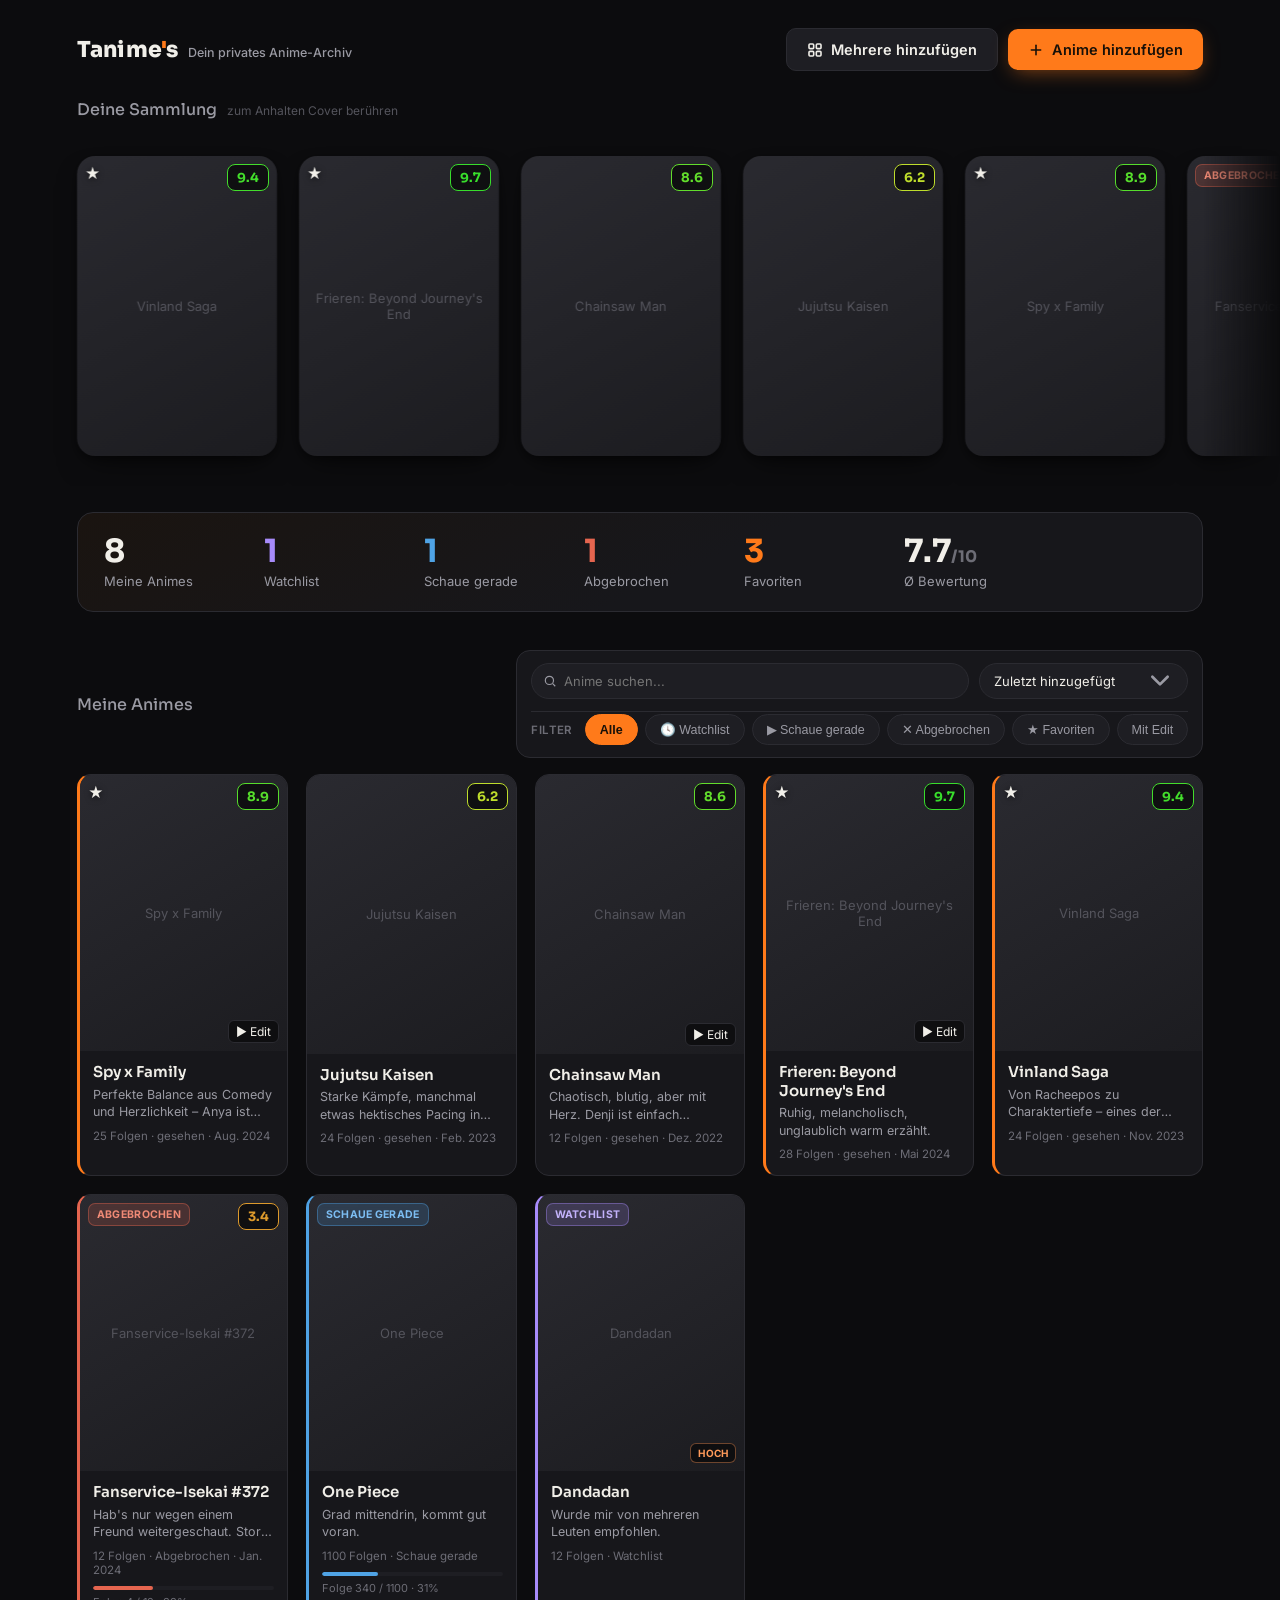
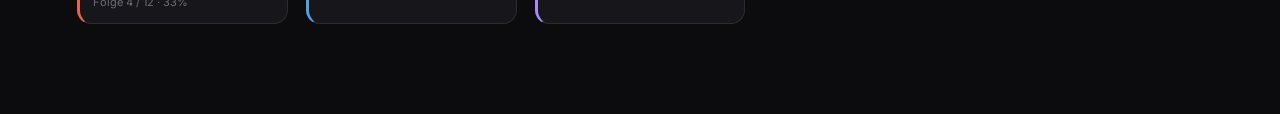
<file: index.html>
<!DOCTYPE html>
<html lang="de">
<head>
<meta charset="UTF-8">
<meta name="viewport" content="width=device-width, initial-scale=1, viewport-fit=cover">
<title>Tanime's</title>
<link rel="preconnect" href="https://fonts.googleapis.com">
<link rel="preconnect" href="https://fonts.gstatic.com" crossorigin>
<link href="https://fonts.googleapis.com/css2?family=Sora:wght@500;600;700;800&family=Inter:wght@400;500;600&display=swap" rel="stylesheet">
<link rel="stylesheet" href="style.css">
</head>
<body>

<header>
  <div class="brand"><h1>Tanime<span>'</span>s</h1><small>Dein privates Anime-Archiv</small></div>
  <div class="header-actions">
    <button class="addbtn ghostbtn" id="openMassAdd">
      <svg viewBox="0 0 24 24" fill="none" stroke="currentColor" stroke-width="2.4" stroke-linecap="round"><rect x="3" y="3" width="7" height="7" rx="1.5"/><rect x="14" y="3" width="7" height="7" rx="1.5"/><rect x="3" y="14" width="7" height="7" rx="1.5"/><rect x="14" y="14" width="7" height="7" rx="1.5"/></svg>
      Mehrere hinzufügen
    </button>
    <input type="file" id="massAddInput" accept="image/*" multiple style="display:none;">
    <button class="addbtn" id="openAdd">
      <svg viewBox="0 0 24 24" fill="none" stroke="currentColor" stroke-width="2.4" stroke-linecap="round"><line x1="12" y1="5" x2="12" y2="19"/><line x1="5" y1="12" x2="19" y2="12"/></svg>
      Anime hinzufügen
    </button>
  </div>
</header>

<div class="carousel-section" id="carouselSection">
  <div class="carousel-head"><h2>Deine Sammlung</h2><small>zum Anhalten Cover berühren</small></div>
  <div class="carousel-viewport">
    <div class="carousel-track" id="carouselTrack"></div>
  </div>
</div>

<div class="dash" id="dash"></div>

<main>
  <div class="sectionhead">
    <h2 id="countLabel">Meine Animes</h2>
    <div class="toolsrow">
      <div class="toolsrow-top">
        <div class="search-wrap">
          <svg viewBox="0 0 24 24" fill="none" stroke="currentColor" stroke-width="2"><circle cx="11" cy="11" r="7"/><line x1="21" y1="21" x2="16.65" y2="16.65"/></svg>
          <input type="text" class="search" id="searchInput" placeholder="Anime suchen...">
        </div>
        <select class="sortsel" id="sortSelect">
          <option value="added_desc">Zuletzt hinzugefügt</option>
          <option value="watched_desc">Zuletzt gesehen</option>
          <option value="rating_desc">Beste Bewertung</option>
          <option value="rating_asc">Schlechteste Bewertung</option>
          <option value="progress_desc">Fortschritt (meiste Folgen)</option>
          <option value="priority_desc">Priorität (Watchlist)</option>
          <option value="name_asc">Alphabetisch (A–Z)</option>
        </select>
      </div>
      <div class="filters-row">
        <span class="flbl">Filter</span>
        <div class="filters">
          <button class="chip active" data-filter="all">Alle</button>
          <button class="chip" data-filter="watchlist">🕓 Watchlist</button>
          <button class="chip" data-filter="watching">▶ Schaue gerade</button>
          <button class="chip" data-filter="dropped">✕ Abgebrochen</button>
          <button class="chip" data-filter="fav">★ Favoriten</button>
          <button class="chip" data-filter="video">Mit Edit</button>
        </div>
      </div>
    </div>
  </div>
  <div class="grid" id="grid"></div>
</main>

<!-- Add/Edit Modal -->
<div class="overlay" id="addOverlay">
  <div class="modal">
    <button class="closex" id="closeAdd">✕</button>
    <h2 id="formTitle">Anime hinzufügen</h2>
    <form id="animeForm">
      <div class="field">
        <label>Anime-Name</label>
        <input type="text" id="f_name" required placeholder="z. B. Vinland Saga">
      </div>
      <div class="field">
        <label>Cover</label>
        <div class="upload" id="coverUpload">
          <span id="coverUploadText">Bild hochladen oder hierher ziehen</span>
          <input type="file" id="f_cover" accept="image/*">
        </div>
      </div>
      <div class="field">
        <label>Status</label>
        <select id="f_status">
          <option value="watchlist">🕓 Watchlist (später schauen)</option>
          <option value="watching">▶ Schaue gerade</option>
          <option value="done">✓ Fertig geschaut</option>
          <option value="dropped">✕ Abgebrochen</option>
        </select>
      </div>
      <div class="field" id="priorityField" style="display:none;">
        <label>Priorität <span style="color:#6d6d76;">(wie sehr willst du das schauen?)</span></label>
        <select id="f_priority">
          <option value="high">🔥 Hoch – unbedingt bald</option>
          <option value="normal">Normal</option>
          <option value="low">Irgendwann mal</option>
        </select>
      </div>
      <div class="row2">
        <div class="field" id="ratingField">
          <label>Bewertung (0–10)</label>
          <input type="number" id="f_rating" min="0" max="10" step="0.1" placeholder="8.5">
        </div>
        <div class="field">
          <label>Anzahl Folgen (gesamt)</label>
          <input type="number" id="f_episodes" min="0" placeholder="24">
        </div>
      </div>
      <div class="field" id="progressField" style="display:none;">
        <label>Aktuelle Folge <span style="color:#6d6d76;">(bei welcher Folge bist du?)</span></label>
        <input type="number" id="f_currentEpisode" min="0" placeholder="z. B. 7">
      </div>
      <div class="field">
        <label>Kommentar</label>
        <textarea id="f_comment" rows="3" placeholder="Deine persönliche Meinung..."></textarea>
      </div>
      <div class="field" id="watchedField">
        <label>Gesehen am <span style="color:#6d6d76;">(Monat/Jahr reicht auch)</span></label>
        <input type="month" id="f_watched">
      </div>
      <div class="field">
        <label>Video-Link (TikTok, YouTube, Edit ...)</label>
        <input type="url" id="f_videolink" placeholder="https://...">
      </div>
      <div class="field">
        <label>Weitere Notizen</label>
        <textarea id="f_notes" rows="2" placeholder="Optional..."></textarea>
      </div>
      <div class="field">
        <div class="favtoggle" id="favToggle"><span class="dot">★</span> Als Favorit markieren</div>
      </div>
      <div class="formactions">
        <button type="button" class="btn danger" id="deleteBtn" style="display:none;">Löschen</button>
        <button type="button" class="btn ghost" id="cancelAdd">Abbrechen</button>
        <button type="submit" class="btn primary">Speichern</button>
      </div>
    </form>
  </div>
</div>

<!-- Detail Modal -->
<div class="overlay" id="detailOverlay">
  <div class="modal" id="detailModal"></div>
</div>

<!-- Undo-Toasts (z.B. nach dem Löschen) -->
<div id="toastContainer"></div>

<script src="script.js"></script>
</body>
</html>
</file>
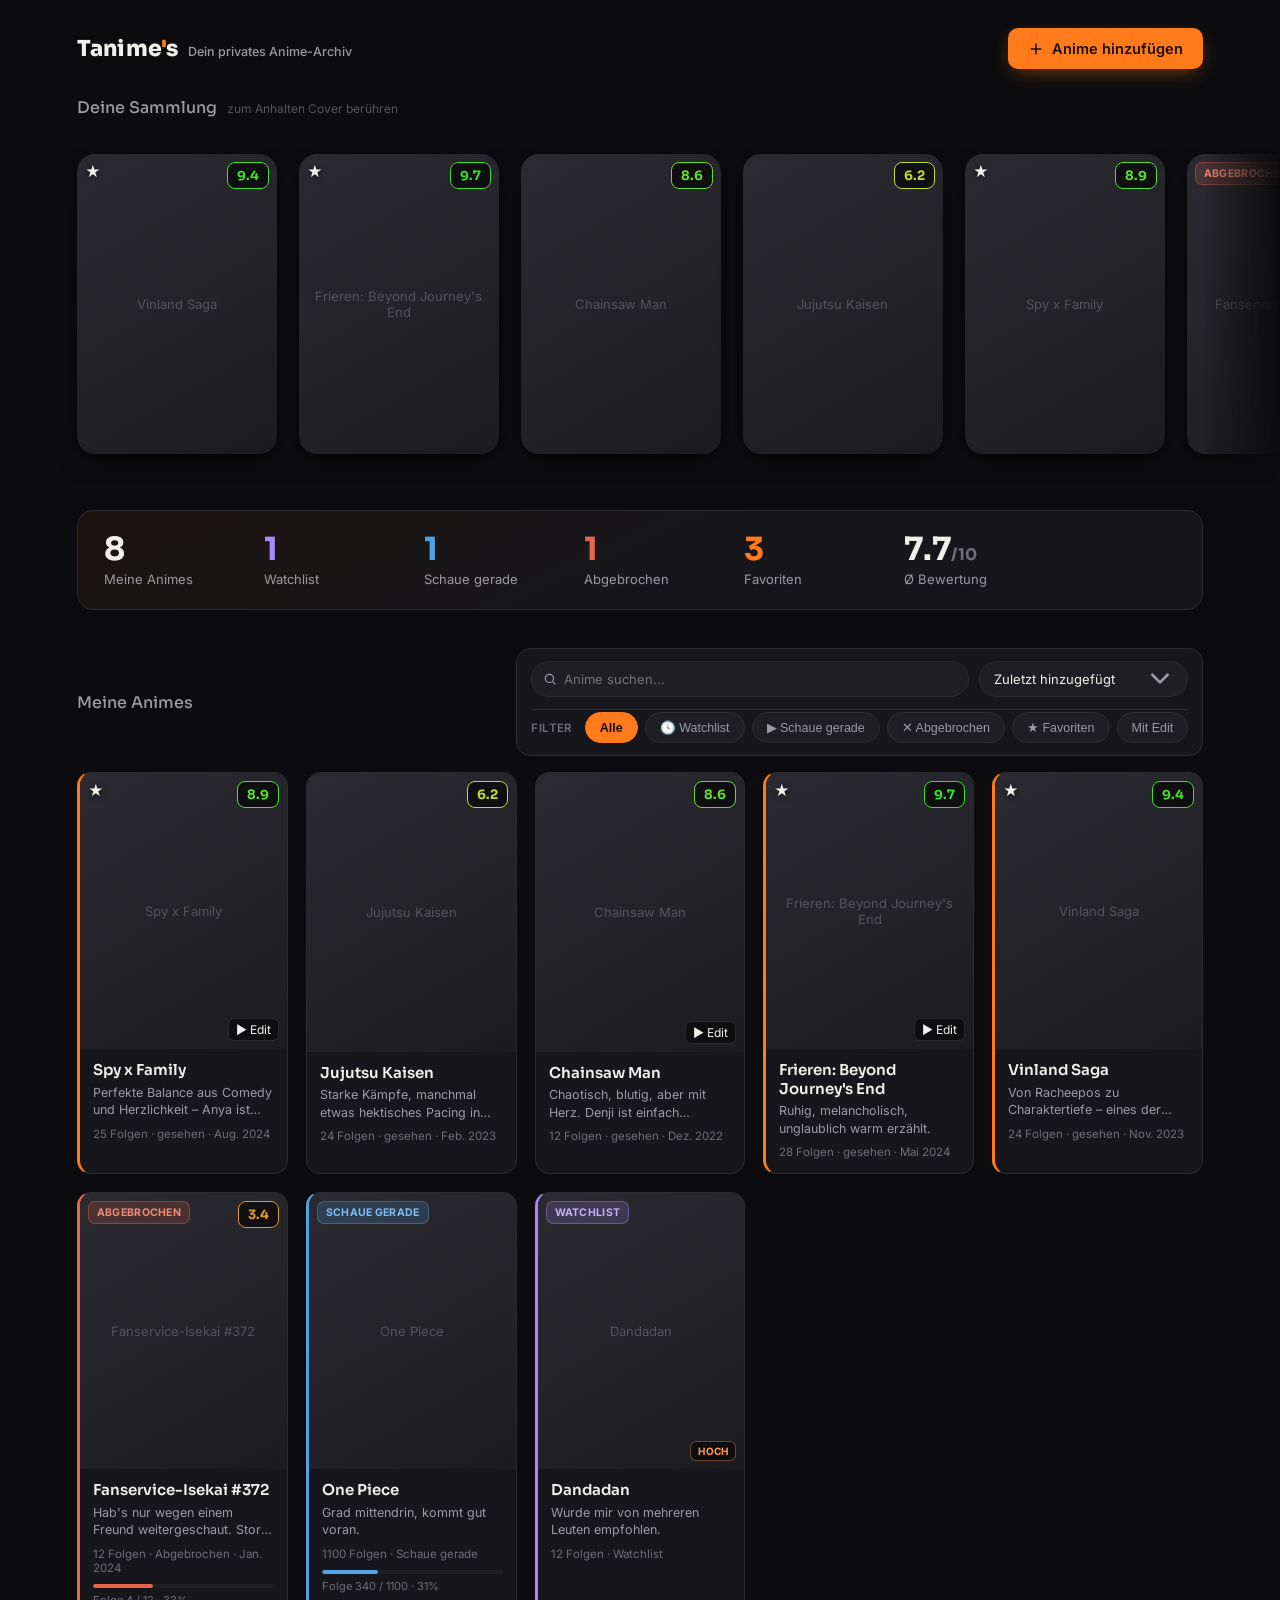
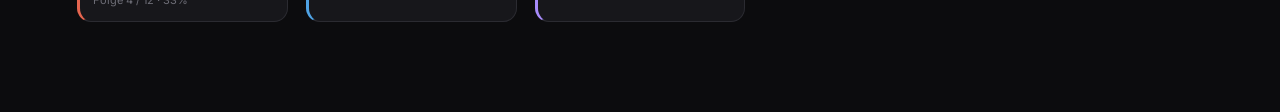
<file: Tanimessssss.html>
<!DOCTYPE html>
<html lang="de">
<head>
<meta charset="UTF-8">
<meta name="viewport" content="width=device-width, initial-scale=1, viewport-fit=cover">
<title>Tanime's</title>
<link rel="preconnect" href="https://fonts.googleapis.com">
<link rel="preconnect" href="https://fonts.gstatic.com" crossorigin>
<link href="https://fonts.googleapis.com/css2?family=Sora:wght@500;600;700;800&family=Inter:wght@400;500;600&display=swap" rel="stylesheet">
<style>
:root{
  --bg:#0c0c0e; --surface:#17171b; --surface-2:#1e1e23; --border:#2b2b31;
  --text:#f1efe9; --muted:#9a9aa3; --orange:#ff7a1a; --orange-dim:#c95f10;
  --violet:#a78bfa; --violet-dim:#7c5fd6;
  box-sizing:border-box; padding-top:env(safe-area-inset-top,0px); padding-bottom:env(safe-area-inset-bottom,0px);
}
*{box-sizing:border-box;}
html{scroll-padding-top:env(safe-area-inset-top,0px);}
body{margin:0;background:var(--bg);color:var(--text);font-family:Inter,system-ui,sans-serif;-webkit-font-smoothing:antialiased;}
h1,h2,h3,.num{font-family:Sora,system-ui,sans-serif;}
::selection{background:var(--orange);color:#161616;}

header{padding:28px 6vw 0;display:flex;align-items:center;justify-content:space-between;gap:16px;flex-wrap:wrap;}
.brand{display:flex;align-items:baseline;gap:10px;}
.brand h1{font-size:22px;font-weight:800;margin:0;letter-spacing:.2px;}
.brand span{color:var(--orange);}
.brand small{color:var(--muted);font-size:12.5px;font-weight:500;}

.addbtn{background:var(--orange);color:#181008;border:none;padding:12px 20px;border-radius:10px;
  font-family:Inter;font-weight:600;font-size:14.5px;cursor:pointer;display:flex;align-items:center;gap:8px;
  box-shadow:0 6px 20px -6px rgba(255,122,26,.55); transition:transform .15s ease, box-shadow .15s ease, background .15s ease;}
.addbtn:hover{transform:translateY(-1px);box-shadow:0 10px 26px -6px rgba(255,122,26,.7);background:#ff8b38;}
.addbtn:active{transform:translateY(0);}
.addbtn svg{width:16px;height:16px;}

.dash{margin:26px 6vw 8px;padding:22px 26px;background:linear-gradient(155deg,#1a1410 0%, var(--surface) 55%);
  border:1px solid var(--border);border-radius:16px;display:flex;gap:40px;flex-wrap:wrap;}
.stat{min-width:120px;}
.stat .num{font-size:32px;font-weight:700;color:var(--text);line-height:1;}
.stat .num em{color:var(--orange);font-style:normal;}
.stat .label{color:var(--muted);font-size:13px;margin-top:6px;}

main{padding:30px 6vw 90px;}
.sectionhead{display:flex;align-items:center;justify-content:space-between;margin-bottom:16px;}
.sectionhead h2{font-size:16px;font-weight:600;color:var(--muted);margin:0;font-weight:500;}
.chip{background:var(--surface-2);border:1px solid var(--border);color:var(--muted);padding:7px 14px;border-radius:100px;
  font-size:12.5px;cursor:pointer;transition:.15s;white-space:nowrap;}
.chip.active{background:var(--orange);color:#181008;border-color:var(--orange);font-weight:600;}
.chip:hover{border-color:var(--orange-dim);color:var(--text);}
.toolsrow{display:flex;flex-direction:column;gap:12px;background:var(--surface);border:1px solid var(--border);
  border-radius:14px;padding:12px 14px;}
.toolsrow-top{display:flex;gap:10px;flex-wrap:wrap;align-items:center;}
.search-wrap{position:relative;flex:1;min-width:170px;}
.search-wrap svg{position:absolute;left:12px;top:50%;transform:translateY(-50%);width:14px;height:14px;color:var(--muted);pointer-events:none;}
.search{background:var(--surface-2);border:1px solid var(--border);border-radius:100px;padding:9px 14px 9px 32px;color:var(--text);
  font-size:13px;font-family:Inter;width:100%;transition:border-color .15s;}
.search:focus{outline:none;border-color:var(--orange-dim);}
.sortsel{background:var(--surface-2);border:1px solid var(--border);color:var(--text);padding:9px 30px 9px 14px;border-radius:100px;
  font-size:13px;font-family:Inter;cursor:pointer;appearance:none;-webkit-appearance:none;
  background-image:url("data:image/svg+xml,%3Csvg xmlns='http://www.w3.org/2000/svg' viewBox='0 0 20 20' fill='%239a9aa3'%3E%3Cpath d='M5.5 7.5l4.5 4.5 4.5-4.5' stroke='%239a9aa3' stroke-width='1.6' fill='none' stroke-linecap='round' stroke-linejoin='round'/%3E%3C/svg%3E");
  background-repeat:no-repeat;background-position:right 10px center;transition:border-color .15s;}
.sortsel:focus{outline:none;border-color:var(--orange-dim);}
.filters-row{display:flex;align-items:center;gap:10px;flex-wrap:wrap;padding-top:2px;border-top:1px solid var(--border);}
.filters-row .flbl{color:#6d6d76;font-size:11.5px;font-weight:600;text-transform:uppercase;letter-spacing:.4px;margin-right:2px;}
.filters{display:flex;gap:7px;flex-wrap:wrap;}

.grid{display:grid;grid-template-columns:repeat(auto-fill,minmax(210px,1fr));gap:18px;}
.card{background:var(--surface);border:1px solid var(--border);border-radius:14px;overflow:hidden;cursor:pointer;
  position:relative;transition:transform .18s ease, border-color .18s ease, box-shadow .18s ease;}
.card:hover{transform:translateY(-4px);border-color:#3a3a42;box-shadow:0 14px 30px -12px rgba(0,0,0,.6);}
.card.fav{border-left:3px solid var(--orange);}
.card.dropped{border-left:3px solid #e5654f;}
.card.watching{border-left:3px solid #4fa3e5;}
.card.watchlist{border-left:3px solid var(--violet);}
.status-badge{position:absolute;top:8px;left:8px;font-size:10.5px;font-weight:700;letter-spacing:.3px;text-transform:uppercase;
  padding:4px 8px;border-radius:7px;backdrop-filter:blur(2px);}
.status-badge.watching{background:rgba(79,163,229,.18);color:#7cbdf2;border:1px solid rgba(79,163,229,.4);}
.status-badge.dropped{background:rgba(229,101,79,.18);color:#f08a76;border:1px solid rgba(229,101,79,.4);}
.status-badge.watchlist{background:rgba(167,139,250,.18);color:#c3b2fb;border:1px solid rgba(167,139,250,.4);}
.fav-badge.with-status{left:auto;right:8px;top:8px;}
.progress-wrap{margin-top:9px;}
.progress-bar{width:100%;height:4px;border-radius:3px;background:var(--surface-2);overflow:hidden;}
.progress-bar .fill{height:100%;background:var(--orange);border-radius:3px;}
.card.dropped .progress-bar .fill{background:#e5654f;}
.card.watching .progress-bar .fill{background:#4fa3e5;}
.priority-badge{position:absolute;bottom:8px;right:8px;font-size:10px;font-weight:700;letter-spacing:.3px;text-transform:uppercase;
  padding:3px 7px;border-radius:6px;background:rgba(12,12,14,.85);border:1px solid var(--border);}
.priority-badge.high{color:#ff9a5a;border-color:rgba(255,154,90,.4);}
.priority-badge.low{color:#7d7d86;}
.progress-text{color:#6d6d76;font-size:11px;margin-top:5px;}
.cover{width:100%;aspect-ratio:3/4;background:linear-gradient(150deg,#2a2a30,#1c1c20);position:relative;overflow:hidden;}
.cover img{width:100%;height:100%;object-fit:cover;display:block;}
.cover .ph{position:absolute;inset:0;display:flex;align-items:center;justify-content:center;color:#54545c;font-size:13px;text-align:center;padding:10px;}
.rating-badge{position:absolute;top:8px;right:8px;background:rgba(12,12,14,.85);backdrop-filter:blur(2px);
  font-family:Sora;font-weight:700;font-size:13px;padding:4px 9px;border-radius:8px;border:1px solid currentColor;}
.fav-badge{position:absolute;top:8px;left:8px;font-size:15px;filter:drop-shadow(0 1px 3px rgba(0,0,0,.6));}
.vid-badge{position:absolute;bottom:8px;right:8px;background:rgba(12,12,14,.85);color:var(--text);font-size:12px;
  padding:3px 7px;border-radius:6px;display:flex;align-items:center;gap:4px;border:1px solid var(--border);}
.del-badge{position:absolute;bottom:8px;left:8px;width:27px;height:27px;border-radius:8px;background:rgba(12,12,14,.88);
  border:1px solid var(--border);color:#c7c7cf;display:flex;align-items:center;justify-content:center;
  opacity:0;transform:translateY(3px);transition:opacity .15s ease, transform .15s ease, background .15s ease, color .15s ease, border-color .15s ease;
  cursor:pointer;}
.del-badge svg{width:13px;height:13px;}
.card:hover .del-badge{opacity:1;transform:translateY(0);}
.del-badge:hover{background:#241512;color:#e5654f;border-color:#3a2521;}
@media(hover:none){.del-badge{opacity:1;transform:none;}}
.card-body{padding:12px 13px 14px;}
.card-body h3{margin:0 0 4px;font-size:15px;font-weight:600;line-height:1.25;}
.card-body .comment{color:var(--muted);font-size:12.5px;line-height:1.4;display:-webkit-box;-webkit-line-clamp:2;-webkit-box-orient:vertical;overflow:hidden;min-height:34px;}
.card-body .meta{color:#6d6d76;font-size:11.5px;margin-top:8px;}

.empty{text-align:center;padding:70px 20px;color:var(--muted);}
.empty .em{font-size:30px;margin-bottom:10px;}

/* Hero-Carousel */
.carousel-section{margin:28px 0 6px;}
.carousel-head{margin:0 6vw 14px;display:flex;align-items:baseline;gap:10px;}
.carousel-head h2{font-size:16px;font-weight:500;color:var(--muted);margin:0;}
.carousel-head small{color:#54545c;font-size:12px;}
.carousel-viewport{
  position:relative;overflow:hidden;padding:16px 0 30px;
  -webkit-mask-image:linear-gradient(to right, transparent 0, #000 6vw, #000 calc(100% - 6vw), transparent 100%);
  mask-image:linear-gradient(to right, transparent 0, #000 6vw, #000 calc(100% - 6vw), transparent 100%);
}
.carousel-track{
  display:flex;align-items:flex-start;gap:22px;width:max-content;padding:0 6vw;
  animation-name:carouselScroll;animation-timing-function:linear;animation-iteration-count:infinite;animation-duration:70s;
  will-change:transform;
}
.carousel-track:hover{animation-play-state:paused;}
@keyframes carouselScroll{from{transform:translateX(0);}to{transform:translateX(-50%);}}
.carousel-card{flex:0 0 auto;width:200px;position:relative;cursor:pointer;padding-top:6px;}
.cc-cover{
  position:relative;width:100%;aspect-ratio:2/3;border-radius:18px;overflow:hidden;
  background:linear-gradient(150deg,#2a2a30,#1c1c20);
  box-shadow:0 14px 30px -12px rgba(0,0,0,.65), 0 2px 10px rgba(0,0,0,.4);
  transform:scale(1) translateY(0);transform-origin:center bottom;
  transition:transform .5s cubic-bezier(.22,1,.36,1), box-shadow .5s cubic-bezier(.22,1,.36,1);
}
.cc-cover img{width:100%;height:100%;object-fit:cover;display:block;}
.cc-cover .ph{position:absolute;inset:0;display:flex;align-items:center;justify-content:center;color:#54545c;font-size:13px;text-align:center;padding:10px;}
.carousel-card:hover .cc-cover{
  transform:scale(1.16) translateY(-14px);
  box-shadow:0 34px 64px -14px rgba(0,0,0,.75), 0 10px 22px rgba(0,0,0,.5);
  z-index:5;
}
.cc-title{
  position:absolute;bottom:0;left:0;right:0;padding:34px 12px 12px;
  background:linear-gradient(to top, rgba(0,0,0,.92), transparent);
  font-size:13px;font-weight:600;color:var(--text);
  opacity:0;transform:translateY(6px);transition:opacity .35s ease, transform .35s ease;
  border-radius:0 0 18px 18px;pointer-events:none;
}
.carousel-card:hover .cc-title{opacity:1;transform:translateY(0);}
.carousel-card:hover .del-badge{opacity:1;transform:translateY(0);}
@media(max-width:640px){
  .carousel-card{width:132px;}
  .carousel-track{gap:14px;}
  .cc-title{font-size:11.5px;padding:26px 9px 9px;}
}

/* Modal */
.overlay{position:fixed;inset:0;background:rgba(6,6,7,.72);backdrop-filter:blur(3px);display:none;align-items:flex-start;
  justify-content:center;padding:6vh 16px;overflow-y:auto;z-index:50;}
.overlay.open{display:flex;}
.modal{background:var(--surface);border:1px solid var(--border);border-radius:16px;max-width:560px;width:100%;
  padding:26px;position:relative;animation:pop .18s ease;}
@keyframes pop{from{opacity:0;transform:translateY(8px) scale(.98);}to{opacity:1;transform:none;}}
.modal h2{margin:0 0 18px;font-size:19px;font-weight:700;}
.closex{position:absolute;top:18px;right:18px;background:none;border:none;color:var(--muted);font-size:20px;cursor:pointer;line-height:1;}
.closex:hover{color:var(--text);}
.field{margin-bottom:16px;}
.field label{display:block;font-size:12.5px;color:var(--muted);margin-bottom:6px;font-weight:500;}
.field input[type=text], .field input[type=number], .field input[type=url], .field input[type=month], .field textarea, .field select{
  width:100%;background:var(--surface-2);border:1px solid var(--border);border-radius:9px;color:var(--text);
  padding:10px 12px;font-family:Inter;font-size:14px;resize:vertical;}
.field select{cursor:pointer;appearance:none;-webkit-appearance:none;
  background-image:url("data:image/svg+xml,%3Csvg xmlns='http://www.w3.org/2000/svg' viewBox='0 0 20 20' fill='none'%3E%3Cpath d='M5.5 7.5l4.5 4.5 4.5-4.5' stroke='%239a9aa3' stroke-width='1.6' stroke-linecap='round' stroke-linejoin='round'/%3E%3C/svg%3E");
  background-repeat:no-repeat;background-position:right 12px center;padding-right:34px;}
.field input:focus,.field textarea:focus,.field select:focus{outline:none;border-color:var(--orange);}
.row2{display:grid;grid-template-columns:1fr 1fr;gap:12px;}
.upload{border:1.5px dashed var(--border);border-radius:9px;padding:14px;text-align:center;color:var(--muted);
  font-size:13px;cursor:pointer;position:relative;transition:.15s;background:var(--surface-2);}
.upload:hover{border-color:var(--orange-dim);color:var(--text);}
.upload input{position:absolute;inset:0;opacity:0;cursor:pointer;}
.upload.has{border-style:solid;border-color:var(--orange);color:var(--text);}
.favtoggle{display:flex;align-items:center;gap:10px;background:var(--surface-2);border:1px solid var(--border);
  border-radius:9px;padding:10px 12px;cursor:pointer;user-select:none;}
.favtoggle .dot{width:18px;height:18px;border-radius:5px;border:1.5px solid var(--muted);display:flex;align-items:center;justify-content:center;font-size:12px;}
.favtoggle.on .dot{background:var(--orange);border-color:var(--orange);color:#181008;}
.formactions{display:flex;gap:10px;margin-top:20px;}
.btn{padding:10px 18px;border-radius:9px;font-family:Inter;font-weight:600;font-size:14px;cursor:pointer;border:none;}
.btn.primary{background:var(--orange);color:#181008;}
.btn.primary:hover{background:#ff8b38;}
.btn.ghost{background:transparent;color:var(--muted);border:1px solid var(--border);}
.btn.ghost:hover{color:var(--text);border-color:#45454d;}
.btn.danger{background:transparent;color:#e5654f;border:1px solid #3a2521;margin-left:auto;}
.btn.danger:hover{background:#241512;}

/* Detail modal */
.detail-cover{width:100%;max-height:280px;object-fit:cover;border-radius:12px;margin-bottom:16px;background:var(--surface-2);}
.detail-top{display:flex;justify-content:space-between;align-items:flex-start;gap:12px;margin-bottom:4px;}
.detail-top h2{margin:0;}
.detail-rating{font-family:Sora;font-weight:700;color:var(--orange);font-size:20px;white-space:nowrap;}
.detail-meta{color:var(--muted);font-size:13px;margin-bottom:16px;display:flex;gap:14px;flex-wrap:wrap;}
.detail-comment{background:var(--surface-2);border:1px solid var(--border);border-radius:10px;padding:14px;font-size:14px;line-height:1.55;margin-bottom:14px;}
.detail-comment .lbl{color:var(--muted);font-size:11.5px;margin-bottom:6px;}
.videolink{display:inline-flex;align-items:center;gap:8px;background:var(--surface-2);border:1px solid var(--border);
  padding:10px 14px;border-radius:9px;color:var(--text);text-decoration:none;font-size:13.5px;font-weight:500;}
.videolink:hover{border-color:var(--orange);color:var(--orange);}

@media(prefers-reduced-motion:reduce){*{animation:none!important;transition:none!important;}}
@media(max-width:520px){.dash{gap:22px;padding:18px;}.row2{grid-template-columns:1fr;}}

/* Toast / Undo */
#toastContainer{position:fixed;left:0;right:0;bottom:22px;display:flex;flex-direction:column-reverse;align-items:center;
  gap:10px;z-index:200;pointer-events:none;padding:0 16px;}
.toast{pointer-events:auto;background:#1e1e23;border:1px solid var(--border);color:var(--text);
  padding:12px 14px 12px 16px;border-radius:11px;display:flex;align-items:center;gap:14px;
  box-shadow:0 12px 30px -10px rgba(0,0,0,.7);font-size:13.5px;max-width:92vw;
  opacity:0;transform:translateY(14px);transition:opacity .25s ease, transform .25s ease;}
.toast.show{opacity:1;transform:translateY(0);}
.toast span{white-space:nowrap;overflow:hidden;text-overflow:ellipsis;max-width:60vw;}
.toast .toast-undo{background:none;border:none;color:var(--orange);font-weight:700;font-size:13.5px;
  cursor:pointer;white-space:nowrap;padding:2px 4px;}
.toast .toast-undo:hover{color:#ff8b38;text-decoration:underline;}
.toast .toast-x{background:none;border:none;color:var(--muted);cursor:pointer;font-size:15px;line-height:1;padding:0 2px;}
.toast .toast-x:hover{color:var(--text);}

/* Priority field select styled like other selects */
.field select#f_priority{background-image:url("data:image/svg+xml,%3Csvg xmlns='http://www.w3.org/2000/svg' viewBox='0 0 20 20' fill='none'%3E%3Cpath d='M5.5 7.5l4.5 4.5 4.5-4.5' stroke='%239a9aa3' stroke-width='1.6' stroke-linecap='round' stroke-linejoin='round'/%3E%3C/svg%3E");
  background-repeat:no-repeat;background-position:right 12px center;padding-right:34px;}

.startwatch-btn{display:inline-flex;align-items:center;gap:8px;background:var(--violet);color:#181008;border:none;
  padding:10px 16px;border-radius:9px;font-family:Inter;font-weight:600;font-size:13.5px;cursor:pointer;margin-bottom:14px;}
.startwatch-btn:hover{background:#b39cfb;}
</style>
</head>
<body>

<header>
  <div class="brand"><h1>Tanime<span>'</span>s</h1><small>Dein privates Anime-Archiv</small></div>
  <button class="addbtn" id="openAdd">
    <svg viewBox="0 0 24 24" fill="none" stroke="currentColor" stroke-width="2.4" stroke-linecap="round"><line x1="12" y1="5" x2="12" y2="19"/><line x1="5" y1="12" x2="19" y2="12"/></svg>
    Anime hinzufügen
  </button>
</header>

<div class="carousel-section" id="carouselSection">
  <div class="carousel-head"><h2>Deine Sammlung</h2><small>zum Anhalten Cover berühren</small></div>
  <div class="carousel-viewport">
    <div class="carousel-track" id="carouselTrack"></div>
  </div>
</div>

<div class="dash" id="dash"></div>

<main>
  <div class="sectionhead">
    <h2 id="countLabel">Meine Animes</h2>
    <div class="toolsrow">
      <div class="toolsrow-top">
        <div class="search-wrap">
          <svg viewBox="0 0 24 24" fill="none" stroke="currentColor" stroke-width="2"><circle cx="11" cy="11" r="7"/><line x1="21" y1="21" x2="16.65" y2="16.65"/></svg>
          <input type="text" class="search" id="searchInput" placeholder="Anime suchen...">
        </div>
        <select class="sortsel" id="sortSelect">
          <option value="added_desc">Zuletzt hinzugefügt</option>
          <option value="watched_desc">Zuletzt gesehen</option>
          <option value="rating_desc">Beste Bewertung</option>
          <option value="rating_asc">Schlechteste Bewertung</option>
          <option value="progress_desc">Fortschritt (meiste Folgen)</option>
          <option value="priority_desc">Priorität (Watchlist)</option>
          <option value="name_asc">Alphabetisch (A–Z)</option>
        </select>
      </div>
      <div class="filters-row">
        <span class="flbl">Filter</span>
        <div class="filters">
          <button class="chip active" data-filter="all">Alle</button>
          <button class="chip" data-filter="watchlist">🕓 Watchlist</button>
          <button class="chip" data-filter="watching">▶ Schaue gerade</button>
          <button class="chip" data-filter="dropped">✕ Abgebrochen</button>
          <button class="chip" data-filter="fav">★ Favoriten</button>
          <button class="chip" data-filter="video">Mit Edit</button>
        </div>
      </div>
    </div>
  </div>
  <div class="grid" id="grid"></div>
</main>

<!-- Add/Edit Modal -->
<div class="overlay" id="addOverlay">
  <div class="modal">
    <button class="closex" id="closeAdd">✕</button>
    <h2 id="formTitle">Anime hinzufügen</h2>
    <form id="animeForm">
      <div class="field">
        <label>Anime-Name</label>
        <input type="text" id="f_name" required placeholder="z. B. Vinland Saga">
      </div>
      <div class="field">
        <label>Cover</label>
        <div class="upload" id="coverUpload">
          <span id="coverUploadText">Bild hochladen oder hierher ziehen</span>
          <input type="file" id="f_cover" accept="image/*">
        </div>
      </div>
      <div class="field">
        <label>Status</label>
        <select id="f_status">
          <option value="watchlist">🕓 Watchlist (später schauen)</option>
          <option value="watching">▶ Schaue gerade</option>
          <option value="done">✓ Fertig geschaut</option>
          <option value="dropped">✕ Abgebrochen</option>
        </select>
      </div>
      <div class="field" id="priorityField" style="display:none;">
        <label>Priorität <span style="color:#6d6d76;">(wie sehr willst du das schauen?)</span></label>
        <select id="f_priority">
          <option value="high">🔥 Hoch – unbedingt bald</option>
          <option value="normal">Normal</option>
          <option value="low">Irgendwann mal</option>
        </select>
      </div>
      <div class="row2">
        <div class="field" id="ratingField">
          <label>Bewertung (0–10)</label>
          <input type="number" id="f_rating" min="0" max="10" step="0.1" placeholder="8.5">
        </div>
        <div class="field">
          <label>Anzahl Folgen (gesamt)</label>
          <input type="number" id="f_episodes" min="0" placeholder="24">
        </div>
      </div>
      <div class="field" id="progressField" style="display:none;">
        <label>Aktuelle Folge <span style="color:#6d6d76;">(bei welcher Folge bist du?)</span></label>
        <input type="number" id="f_currentEpisode" min="0" placeholder="z. B. 7">
      </div>
      <div class="field">
        <label>Kommentar</label>
        <textarea id="f_comment" rows="3" placeholder="Deine persönliche Meinung..."></textarea>
      </div>
      <div class="field" id="watchedField">
        <label>Gesehen am <span style="color:#6d6d76;">(Monat/Jahr reicht auch)</span></label>
        <input type="month" id="f_watched">
      </div>
      <div class="field">
        <label>Video-Link (TikTok, YouTube, Edit ...)</label>
        <input type="url" id="f_videolink" placeholder="https://...">
      </div>
      <div class="field">
        <label>Weitere Notizen</label>
        <textarea id="f_notes" rows="2" placeholder="Optional..."></textarea>
      </div>
      <div class="field">
        <div class="favtoggle" id="favToggle"><span class="dot">★</span> Als Favorit markieren</div>
      </div>
      <div class="formactions">
        <button type="button" class="btn danger" id="deleteBtn" style="display:none;">Löschen</button>
        <button type="button" class="btn ghost" id="cancelAdd">Abbrechen</button>
        <button type="submit" class="btn primary">Speichern</button>
      </div>
    </form>
  </div>
</div>

<!-- Detail Modal -->
<div class="overlay" id="detailOverlay">
  <div class="modal" id="detailModal"></div>
</div>

<!-- Undo-Toasts (z.B. nach dem Löschen) -->
<div id="toastContainer"></div>

<script>
const STORAGE_KEY = 'tanimes_data_v1';
let animes = [];
let editingId = null;
let currentFilter = 'all';
let pendingCover = null;

const seed = [
  {id:1,name:"Vinland Saga",cover:null,rating:9.4,comment:"Von Racheepos zu Charaktertiefe – eines der stärksten Skripte überhaupt.",episodes:24,favorite:true,videolink:"",notes:"Staffel 2 nochmal schauen.",watched:"2023-11",status:"done",addedAt:Date.now()-4*86400000},
  {id:2,name:"Frieren: Beyond Journey's End",cover:null,rating:9.7,comment:"Ruhig, melancholisch, unglaublich warm erzählt.",episodes:28,favorite:true,videolink:"https://www.tiktok.com/",notes:"",watched:"2024-05",status:"done",addedAt:Date.now()-3*86400000},
  {id:3,name:"Chainsaw Man",cover:null,rating:8.6,comment:"Chaotisch, blutig, aber mit Herz. Denji ist einfach großartig geschrieben.",episodes:12,favorite:false,videolink:"https://www.youtube.com/",notes:"Manga ist noch krasser.",watched:"2022-12",status:"done",addedAt:Date.now()-2*86400000},
  {id:4,name:"Jujutsu Kaisen",cover:null,rating:6.2,comment:"Starke Kämpfe, manchmal etwas hektisches Pacing in S2.",episodes:24,favorite:false,videolink:"",notes:"",watched:"2023-02",status:"done",addedAt:Date.now()-1*86400000},
  {id:5,name:"Spy x Family",cover:null,rating:8.9,comment:"Perfekte Balance aus Comedy und Herzlichkeit – Anya ist Gold.",episodes:25,favorite:true,videolink:"https://www.tiktok.com/",notes:"",watched:"2024-08",status:"done",addedAt:Date.now()},
  {id:6,name:"Fanservice-Isekai #372",cover:null,rating:3.4,comment:"Hab's nur wegen einem Freund weitergeschaut. Story flach, Humor müde.",episodes:12,favorite:false,videolink:"",notes:"",watched:"2024-01",status:"dropped",currentEpisode:4,addedAt:Date.now()-5*86400000},
  {id:7,name:"One Piece",cover:null,rating:null,comment:"Grad mittendrin, kommt gut voran.",episodes:1100,favorite:false,videolink:"",notes:"",watched:"",status:"watching",currentEpisode:340,addedAt:Date.now()-6*86400000},
  {id:8,name:"Dandadan",cover:null,rating:null,comment:"Wurde mir von mehreren Leuten empfohlen.",episodes:12,favorite:false,videolink:"",notes:"",watched:"",status:"watchlist",priority:"high",addedAt:Date.now()-7*86400000}
];

let idCounter = 0;
function generateId(){
  // Zeitbasiert + Zähler, damit auch mehrere schnell hintereinander angelegte Einträge garantiert eine eigene ID bekommen
  return Date.now() * 1000 + (idCounter++ % 1000);
}

function load(){
  try{
    const raw = localStorage.getItem(STORAGE_KEY);
    animes = raw ? JSON.parse(raw) : seed.slice();
  }catch(e){ animes = seed.slice(); }
}
function save(){
  try{ localStorage.setItem(STORAGE_KEY, JSON.stringify(animes)); }catch(e){ console.error('Speichern fehlgeschlagen', e); }
}

function renderDash(){
  const total = animes.length;
  const favs = animes.filter(a=>a.favorite).length;
  const watching = animes.filter(a=>a.status==='watching').length;
  const dropped = animes.filter(a=>a.status==='dropped').length;
  const watchlist = animes.filter(a=>a.status==='watchlist').length;
  const rated = animes.filter(a=>typeof a.rating === 'number' && !isNaN(a.rating));
  const avg = rated.length ? (rated.reduce((s,a)=>s+a.rating,0)/rated.length).toFixed(1) : '–';
  document.getElementById('dash').innerHTML = `
    <div class="stat"><div class="num">${total}</div><div class="label">Meine Animes</div></div>
    <div class="stat"><div class="num" style="color:var(--violet);">${watchlist}</div><div class="label">Watchlist</div></div>
    <div class="stat"><div class="num" style="color:#4fa3e5;">${watching}</div><div class="label">Schaue gerade</div></div>
    <div class="stat"><div class="num" style="color:#e5654f;">${dropped}</div><div class="label">Abgebrochen</div></div>
    <div class="stat"><div class="num"><em>${favs}</em></div><div class="label">Favoriten</div></div>
    <div class="stat"><div class="num">${avg}${rated.length?'<span style="font-size:16px;color:#6d6d76;">/10</span>':''}</div><div class="label">Ø Bewertung</div></div>
  `;
}

function ratingColor(r){
  if(typeof r !== 'number' || isNaN(r)) return '#6d6d76';
  const clamped = Math.max(0, Math.min(10, r));
  const hue = clamped<=5 ? (clamped/5)*55 : 55 + ((clamped-5)/5)*65;
  return `hsl(${hue}, 72%, 52%)`;
}
function formatWatched(str){
  if(!str) return null;
  const [y,m] = str.split('-');
  const d = new Date(Number(y), Number(m)-1);
  return d.toLocaleDateString('de-DE', {month:'short', year:'numeric'});
}
function statusLabel(s){
  if(s==='watching') return 'Schaue gerade';
  if(s==='dropped') return 'Abgebrochen';
  if(s==='watchlist') return 'Watchlist';
  return null;
}
function priorityLabel(p){
  if(p==='high') return 'Hoch';
  if(p==='low') return 'Später';
  return null;
}
function progressPct(a){
  if(!a.episodes || !a.currentEpisode) return null;
  return Math.max(0, Math.min(100, (a.currentEpisode/a.episodes)*100));
}
function cardHTML(a){
  const cover = a.cover
    ? `<img src="${a.cover}" alt="${escapeHtml(a.name)}">`
    : `<div class="ph">${escapeHtml(a.name)}</div>`;
  const st = a.status||'done';
  const label = statusLabel(st);
  const pct = progressPct(a);
  const pLabel = st==='watchlist' ? priorityLabel(a.priority) : null;
  return `
    <div class="card ${a.favorite?'fav':''} ${st==='dropped'?'dropped':''} ${st==='watching'?'watching':''} ${st==='watchlist'?'watchlist':''}" data-id="${a.id}">
      <div class="cover">${cover}
        ${typeof a.rating==='number'?`<div class="rating-badge" style="color:${ratingColor(a.rating)}">${a.rating.toFixed(1)}</div>`:''}
        ${label?`<div class="status-badge ${st}">${label}</div>`:''}
        ${a.favorite?`<div class="fav-badge ${label?'with-status':''}">★</div>`:''}
        ${a.videolink?`<div class="vid-badge">▶ Edit</div>`:''}
        ${pLabel?`<div class="priority-badge ${a.priority}">${pLabel}</div>`:''}
        <button class="del-badge" data-del="${a.id}" title="Löschen" aria-label="Löschen">
          <svg viewBox="0 0 24 24" fill="none" stroke="currentColor" stroke-width="2.2" stroke-linecap="round" stroke-linejoin="round"><polyline points="3 6 5 6 21 6"/><path d="M19 6l-1 14a2 2 0 0 1-2 2H8a2 2 0 0 1-2-2L5 6"/><path d="M10 11v6"/><path d="M14 11v6"/><path d="M9 6V4a1 1 0 0 1 1-1h4a1 1 0 0 1 1 1v2"/></svg>
        </button>
      </div>
      <div class="card-body">
        <h3>${escapeHtml(a.name)}</h3>
        <div class="comment">${escapeHtml(a.comment||'Kein Kommentar hinterlegt.')}</div>
        <div class="meta">${a.episodes?a.episodes+' Folgen · ':''}${st==='done'?'gesehen':label}${a.watched?' · '+formatWatched(a.watched):''}</div>
        ${(st!=='done' && st!=='watchlist' && a.currentEpisode)?`
          <div class="progress-wrap">
            <div class="progress-bar">${pct!==null?`<div class="fill" style="width:${pct}%"></div>`:''}</div>
            <div class="progress-text">Folge ${a.currentEpisode}${a.episodes?' / '+a.episodes:''}${pct!==null?' · '+Math.round(pct)+'%':''}</div>
          </div>`:''}
      </div>
    </div>`;
}

function renderGrid(){
  let list = animes.slice();
  if(currentFilter==='fav') list = list.filter(a=>a.favorite);
  if(currentFilter==='video') list = list.filter(a=>a.videolink);
  if(currentFilter==='watching') list = list.filter(a=>a.status==='watching');
  if(currentFilter==='dropped') list = list.filter(a=>a.status==='dropped');
  if(currentFilter==='watchlist') list = list.filter(a=>a.status==='watchlist');
  const q = (document.getElementById('searchInput').value||'').trim().toLowerCase();
  if(q) list = list.filter(a=>a.name.toLowerCase().includes(q));

  const sortBy = document.getElementById('sortSelect').value;
  const prioOrder = {high:0, normal:1, low:2};
  list.sort((a,b)=>{
    if(sortBy==='rating_desc') return (b.rating??-1)-(a.rating??-1);
    if(sortBy==='rating_asc') return (a.rating??11)-(b.rating??11);
    if(sortBy==='name_asc') return a.name.localeCompare(b.name,'de');
    if(sortBy==='watched_desc') return (b.watched||'').localeCompare(a.watched||'');
    if(sortBy==='progress_desc') return (progressPct(b)??-1)-(progressPct(a)??-1);
    if(sortBy==='priority_desc') return (prioOrder[a.priority||'normal']??1)-(prioOrder[b.priority||'normal']??1);
    return (b.addedAt||0)-(a.addedAt||0); // added_desc default
  });

  const grid = document.getElementById('grid');
  const filterLabels = {all:'Meine Animes', fav:'Favoriten', video:'Mit Edit / Video', watching:'Schaue gerade', dropped:'Abgebrochen', watchlist:'Watchlist'};
  document.getElementById('countLabel').textContent = filterLabels[currentFilter] || 'Meine Animes';
  if(!list.length){
    const emptyMsg = currentFilter==='watchlist'
      ? 'Deine Watchlist ist leer. Füg Animes hinzu, die du dir mal ansehen willst.'
      : 'Noch nichts hier. Füg deinen ersten Anime hinzu.';
    grid.innerHTML = `<div class="empty" style="grid-column:1/-1;"><div class="em">🍥</div>${emptyMsg}</div>`;
    return;
  }
  grid.innerHTML = list.map(cardHTML).join('');
  grid.querySelectorAll('.card').forEach(el=>{
    el.addEventListener('click', ()=>openDetail(Number(el.dataset.id)));
  });
  grid.querySelectorAll('.del-badge').forEach(btn=>{
    btn.addEventListener('click', e=>{
      e.stopPropagation();
      deleteAnime(Number(btn.dataset.del));
    });
  });
}

function escapeHtml(s){
  return (s||'').replace(/[&<>"']/g, c=>({'&':'&amp;','<':'&lt;','>':'&gt;','"':'&quot;',"'":'&#39;'}[c]));
}

function carouselCardHTML(a){
  const cover = a.cover
    ? `<img src="${a.cover}" alt="${escapeHtml(a.name)}" loading="lazy">`
    : `<div class="ph">${escapeHtml(a.name)}</div>`;
  const st = a.status||'done';
  const label = statusLabel(st);
  return `
    <div class="carousel-card" data-id="${a.id}">
      <div class="cc-cover">${cover}
        ${typeof a.rating==='number'?`<div class="rating-badge" style="color:${ratingColor(a.rating)}">${a.rating.toFixed(1)}</div>`:''}
        ${label?`<div class="status-badge ${st}">${label}</div>`:''}
        ${a.favorite?`<div class="fav-badge ${label?'with-status':''}">★</div>`:''}
        <button class="del-badge" data-del="${a.id}" title="Löschen" aria-label="Löschen">
          <svg viewBox="0 0 24 24" fill="none" stroke="currentColor" stroke-width="2.2" stroke-linecap="round" stroke-linejoin="round"><polyline points="3 6 5 6 21 6"/><path d="M19 6l-1 14a2 2 0 0 1-2 2H8a2 2 0 0 1-2-2L5 6"/><path d="M10 11v6"/><path d="M14 11v6"/><path d="M9 6V4a1 1 0 0 1 1-1h4a1 1 0 0 1 1 1v2"/></svg>
        </button>
        <div class="cc-title">${escapeHtml(a.name)}</div>
      </div>
    </div>`;
}

function renderCarousel(){
  const section = document.getElementById('carouselSection');
  const track = document.getElementById('carouselTrack');
  // Watchlist-Einträge (noch nicht angeschaut) tauchen nicht in der "Deine Sammlung"-Vitrine auf
  const collection = animes.filter(a=>a.status!=='watchlist');
  if(!collection.length){
    section.style.display = 'none';
    track.innerHTML = '';
    return;
  }
  section.style.display = '';

  // Genug Karten erzeugen, damit die Schleife auch bei wenigen Einträgen satt aussieht
  let base = collection.slice();
  let repeated = [];
  while(repeated.length < 10){ repeated = repeated.concat(base); }
  const setHTML = repeated.map(carouselCardHTML).join('');
  // Zweimal hintereinander = nahtloser Loop (Animation läuft nur über die erste Hälfte)
  track.innerHTML = setHTML + setHTML;

  track.querySelectorAll('.carousel-card').forEach(el=>{
    el.addEventListener('click', e=>{
      if(e.target.closest('.del-badge')) return;
      openDetail(Number(el.dataset.id));
    });
  });
  track.querySelectorAll('.del-badge').forEach(btn=>{
    btn.addEventListener('click', e=>{
      e.stopPropagation();
      deleteAnime(Number(btn.dataset.del));
    });
  });

  // Geschwindigkeit konstant halten, egal wie viele Karten es sind
  requestAnimationFrame(()=>{
    const singleSetWidth = track.scrollWidth / 2;
    const pxPerSecond = 42; // ruhiges, gleichmäßiges Tempo
    const duration = Math.max(24, singleSetWidth / pxPerSecond);
    track.style.animationDuration = duration.toFixed(1) + 's';
  });
}

function renderAll(){ renderDash(); renderCarousel(); renderGrid(); }

/* --- Add / Edit form --- */
const addOverlay = document.getElementById('addOverlay');
document.getElementById('openAdd').addEventListener('click', ()=>openForm());
document.getElementById('closeAdd').addEventListener('click', closeForm);
document.getElementById('cancelAdd').addEventListener('click', closeForm);
addOverlay.addEventListener('click', e=>{ if(e.target===addOverlay) closeForm(); });

function openForm(existing){
  editingId = existing ? existing.id : null;
  document.getElementById('formTitle').textContent = existing ? 'Anime bearbeiten' : 'Anime hinzufügen';
  document.getElementById('f_name').value = existing?.name || '';
  document.getElementById('f_status').value = existing?.status || 'watchlist';
  document.getElementById('f_priority').value = existing?.priority || 'normal';
  document.getElementById('f_rating').value = existing?.rating ?? '';
  document.getElementById('f_episodes').value = existing?.episodes ?? '';
  document.getElementById('f_currentEpisode').value = existing?.currentEpisode ?? '';
  toggleProgressField();
  toggleWatchlistFields();
  document.getElementById('f_comment').value = existing?.comment || '';
  document.getElementById('f_watched').value = existing?.watched || '';
  document.getElementById('f_videolink').value = existing?.videolink || '';
  document.getElementById('f_notes').value = existing?.notes || '';
  pendingCover = existing?.cover || null;
  document.getElementById('coverUploadText').textContent = pendingCover ? 'Cover ausgewählt ✓' : 'Bild hochladen oder hierher ziehen';
  document.getElementById('coverUpload').classList.toggle('has', !!pendingCover);
  favOn = !!existing?.favorite;
  updateFavToggle();
  document.getElementById('deleteBtn').style.display = existing ? 'inline-block' : 'none';
  addOverlay.classList.add('open');
}
function closeForm(){
  addOverlay.classList.remove('open');
  document.getElementById('animeForm').reset();
  editingId = null; pendingCover = null;
}

let favOn = false;
const favToggle = document.getElementById('favToggle');
favToggle.addEventListener('click', ()=>{ favOn = !favOn; updateFavToggle(); });
function updateFavToggle(){ favToggle.classList.toggle('on', favOn); }

function toggleProgressField(){
  const st = document.getElementById('f_status').value;
  document.getElementById('progressField').style.display = (st==='watching'||st==='dropped') ? 'block' : 'none';
}
function toggleWatchlistFields(){
  const st = document.getElementById('f_status').value;
  const isWL = st === 'watchlist';
  document.getElementById('priorityField').style.display = isWL ? 'block' : 'none';
  document.getElementById('ratingField').style.display = isWL ? 'none' : '';
  document.getElementById('watchedField').style.display = isWL ? 'none' : '';
}
document.getElementById('f_status').addEventListener('change', ()=>{ toggleProgressField(); toggleWatchlistFields(); });

document.getElementById('f_cover').addEventListener('change', e=>{
  const file = e.target.files[0];
  if(!file) return;
  const reader = new FileReader();
  reader.onload = ()=>{
    pendingCover = reader.result;
    document.getElementById('coverUploadText').textContent = 'Cover ausgewählt ✓';
    document.getElementById('coverUpload').classList.add('has');
  };
  reader.readAsDataURL(file);
});

document.getElementById('animeForm').addEventListener('submit', e=>{
  e.preventDefault();
  const status = document.getElementById('f_status').value;
  const data = {
    id: editingId || generateId(),
    name: document.getElementById('f_name').value.trim() || 'Unbenannt',
    status: status,
    priority: status==='watchlist' ? document.getElementById('f_priority').value : undefined,
    rating: parseFloat(document.getElementById('f_rating').value),
    episodes: parseInt(document.getElementById('f_episodes').value) || null,
    currentEpisode: parseInt(document.getElementById('f_currentEpisode').value) || null,
    comment: document.getElementById('f_comment').value.trim(),
    watched: status==='watchlist' ? '' : document.getElementById('f_watched').value,
    videolink: document.getElementById('f_videolink').value.trim(),
    notes: document.getElementById('f_notes').value.trim(),
    favorite: favOn,
    cover: pendingCover,
    addedAt: (editingId && animes.find(a=>a.id===editingId)?.addedAt) || Date.now()
  };
  if(isNaN(data.rating) || status==='watchlist') delete data.rating;
  if(data.priority === undefined) delete data.priority;
  if(editingId){
    animes = animes.map(a=>a.id===editingId ? data : a);
  }else{
    animes.unshift(data);
  }
  save(); renderAll(); closeForm();
});

document.getElementById('deleteBtn').addEventListener('click', ()=>{
  if(!editingId) return;
  const id = editingId;
  closeForm();
  deleteAnime(id);
});

/* --- Löschen mit "Rückgängig"-Funktion (statt sofort endgültigem Löschen) --- */
function deleteAnime(id){
  const idx = animes.findIndex(a=>a.id===id);
  if(idx === -1) return;
  const item = animes[idx];
  animes.splice(idx, 1);
  save(); renderAll();
  showUndoToast(item, idx);
}

function showUndoToast(item, originalIndex){
  const container = document.getElementById('toastContainer');
  const toast = document.createElement('div');
  toast.className = 'toast';
  toast.innerHTML = `
    <span>„${escapeHtml(item.name)}“ gelöscht</span>
    <button class="toast-undo" type="button">Rückgängig</button>
    <button class="toast-x" type="button" aria-label="Schließen">✕</button>
  `;
  container.appendChild(toast);
  requestAnimationFrame(()=>toast.classList.add('show'));

  const dismiss = ()=>{
    clearTimeout(timeoutId);
    toast.classList.remove('show');
    setTimeout(()=>toast.remove(), 250);
  };
  const timeoutId = setTimeout(dismiss, 6000);

  toast.querySelector('.toast-undo').addEventListener('click', ()=>{
    clearTimeout(timeoutId);
    const safeIndex = Math.min(originalIndex, animes.length);
    animes.splice(safeIndex, 0, item);
    save(); renderAll();
    toast.classList.remove('show');
    setTimeout(()=>toast.remove(), 250);
  });
  toast.querySelector('.toast-x').addEventListener('click', dismiss);
}

/* --- Detail modal --- */
const detailOverlay = document.getElementById('detailOverlay');
detailOverlay.addEventListener('click', e=>{ if(e.target===detailOverlay) detailOverlay.classList.remove('open'); });

function openDetail(id){
  const a = animes.find(x=>x.id===id);
  if(!a) return;
  const modal = document.getElementById('detailModal');
  const pLabel = a.status==='watchlist' ? priorityLabel(a.priority) : null;
  modal.innerHTML = `
    <button class="closex" onclick="document.getElementById('detailOverlay').classList.remove('open')">✕</button>
    ${a.cover?`<img class="detail-cover" src="${escapeHtml(a.cover)}">`:''}
    <div class="detail-top">
      <h2>${escapeHtml(a.name)} ${a.favorite?'★':''}</h2>
      ${typeof a.rating==='number'?`<div class="detail-rating" style="color:${ratingColor(a.rating)}">${a.rating.toFixed(1)}/10</div>`:''}
    </div>
    <div class="detail-meta">${a.episodes?`<span>${a.episodes} Folgen</span>`:''}<span>${statusLabel(a.status)||'gesehen'}</span>${pLabel?`<span>Priorität: ${pLabel}</span>`:''}${a.watched?`<span>${formatWatched(a.watched)}</span>`:''}</div>
    ${(a.status!=='done' && a.status!=='watchlist' && a.currentEpisode)?`
      <div class="progress-wrap" style="margin-bottom:14px;">
        <div class="progress-bar">${progressPct(a)!==null?`<div class="fill" style="width:${progressPct(a)}%;background:${a.status==='dropped'?'#e5654f':'#4fa3e5'}"></div>`:''}</div>
        <div class="progress-text">Folge ${a.currentEpisode}${a.episodes?' / '+a.episodes:''}${progressPct(a)!==null?' · '+Math.round(progressPct(a))+'%':''}</div>
      </div>`:''}
    ${a.status==='watchlist'?`<button class="startwatch-btn" onclick="startWatching(${a.id})">▶ Jetzt anfangen zu schauen</button>`:''}
    <div class="detail-comment"><div class="lbl">Kommentar</div>${escapeHtml(a.comment)||'—'}</div>
    ${a.notes?`<div class="detail-comment"><div class="lbl">Notizen</div>${escapeHtml(a.notes)}</div>`:''}
    ${a.videolink?`<a class="videolink" href="${escapeHtml(a.videolink)}" target="_blank" rel="noopener">▶ Video / Edit ansehen</a>`:''}
    <div class="formactions">
      <button class="btn ghost" onclick="editFromDetail(${a.id})">Bearbeiten</button>
    </div>
  `;
  detailOverlay.classList.add('open');
}
function editFromDetail(id){
  detailOverlay.classList.remove('open');
  openForm(animes.find(a=>a.id===id));
}
function startWatching(id){
  const a = animes.find(x=>x.id===id);
  if(!a) return;
  a.status = 'watching';
  delete a.priority;
  if(!a.currentEpisode) a.currentEpisode = 0;
  save(); renderAll();
  openDetail(id);
}

document.getElementById('searchInput').addEventListener('input', renderGrid);
document.getElementById('sortSelect').addEventListener('change', renderGrid);

document.querySelectorAll('.chip').forEach(chip=>{
  chip.addEventListener('click', ()=>{
    document.querySelectorAll('.chip').forEach(c=>c.classList.remove('active'));
    chip.classList.add('active');
    currentFilter = chip.dataset.filter;
    renderGrid();
  });
});

load();
renderAll();
</script>
</body>
</html>
</file>
<file: style.css>
:root{
  --bg:#0c0c0e; --surface:#17171b; --surface-2:#1e1e23; --border:#2b2b31;
  --text:#f1efe9; --muted:#9a9aa3; --orange:#ff7a1a; --orange-dim:#c95f10;
  --violet:#a78bfa; --violet-dim:#7c5fd6;
  box-sizing:border-box; padding-top:env(safe-area-inset-top,0px); padding-bottom:env(safe-area-inset-bottom,0px);
}
*{box-sizing:border-box;}
html{scroll-padding-top:env(safe-area-inset-top,0px);}
body{margin:0;background:var(--bg);color:var(--text);font-family:Inter,system-ui,sans-serif;-webkit-font-smoothing:antialiased;}
h1,h2,h3,.num{font-family:Sora,system-ui,sans-serif;}
::selection{background:var(--orange);color:#161616;}

header{padding:28px 6vw 0;display:flex;align-items:center;justify-content:space-between;gap:16px;flex-wrap:wrap;}
.brand{display:flex;align-items:baseline;gap:10px;}
.brand h1{font-size:22px;font-weight:800;margin:0;letter-spacing:.2px;}
.brand span{color:var(--orange);}
.brand small{color:var(--muted);font-size:12.5px;font-weight:500;}

.header-actions{display:flex;gap:10px;align-items:center;flex-wrap:wrap;}

.addbtn{background:var(--orange);color:#181008;border:none;padding:12px 20px;border-radius:10px;
  font-family:Inter;font-weight:600;font-size:14.5px;cursor:pointer;display:flex;align-items:center;gap:8px;
  box-shadow:0 6px 20px -6px rgba(255,122,26,.55); transition:transform .15s ease, box-shadow .15s ease, background .15s ease;}
.addbtn:hover{transform:translateY(-1px);box-shadow:0 10px 26px -6px rgba(255,122,26,.7);background:#ff8b38;}
.addbtn:active{transform:translateY(0);}
.addbtn svg{width:16px;height:16px;}
.addbtn.ghostbtn{background:var(--surface-2);color:var(--text);box-shadow:none;border:1px solid var(--border);}
.addbtn.ghostbtn:hover{background:var(--surface);border-color:#45454d;box-shadow:none;}

.dash{margin:26px 6vw 8px;padding:22px 26px;background:linear-gradient(155deg,#1a1410 0%, var(--surface) 55%);
  border:1px solid var(--border);border-radius:16px;display:flex;gap:40px;flex-wrap:wrap;}
.stat{min-width:120px;}
.stat .num{font-size:32px;font-weight:700;color:var(--text);line-height:1;}
.stat .num em{color:var(--orange);font-style:normal;}
.stat .label{color:var(--muted);font-size:13px;margin-top:6px;}

main{padding:30px 6vw 90px;}
.sectionhead{display:flex;align-items:center;justify-content:space-between;margin-bottom:16px;}
.sectionhead h2{font-size:16px;font-weight:600;color:var(--muted);margin:0;font-weight:500;}
.chip{background:var(--surface-2);border:1px solid var(--border);color:var(--muted);padding:7px 14px;border-radius:100px;
  font-size:12.5px;cursor:pointer;transition:.15s;white-space:nowrap;}
.chip.active{background:var(--orange);color:#181008;border-color:var(--orange);font-weight:600;}
.chip:hover{border-color:var(--orange-dim);color:var(--text);}
.toolsrow{display:flex;flex-direction:column;gap:12px;background:var(--surface);border:1px solid var(--border);
  border-radius:14px;padding:12px 14px;}
.toolsrow-top{display:flex;gap:10px;flex-wrap:wrap;align-items:center;}
.search-wrap{position:relative;flex:1;min-width:170px;}
.search-wrap svg{position:absolute;left:12px;top:50%;transform:translateY(-50%);width:14px;height:14px;color:var(--muted);pointer-events:none;}
.search{background:var(--surface-2);border:1px solid var(--border);border-radius:100px;padding:9px 14px 9px 32px;color:var(--text);
  font-size:13px;font-family:Inter;width:100%;transition:border-color .15s;}
.search:focus{outline:none;border-color:var(--orange-dim);}
.sortsel{background:var(--surface-2);border:1px solid var(--border);color:var(--text);padding:9px 30px 9px 14px;border-radius:100px;
  font-size:13px;font-family:Inter;cursor:pointer;appearance:none;-webkit-appearance:none;
  background-image:url("data:image/svg+xml,%3Csvg xmlns='http://www.w3.org/2000/svg' viewBox='0 0 20 20' fill='%239a9aa3'%3E%3Cpath d='M5.5 7.5l4.5 4.5 4.5-4.5' stroke='%239a9aa3' stroke-width='1.6' fill='none' stroke-linecap='round' stroke-linejoin='round'/%3E%3C/svg%3E");
  background-repeat:no-repeat;background-position:right 10px center;transition:border-color .15s;}
.sortsel:focus{outline:none;border-color:var(--orange-dim);}
.filters-row{display:flex;align-items:center;gap:10px;flex-wrap:wrap;padding-top:2px;border-top:1px solid var(--border);}
.filters-row .flbl{color:#6d6d76;font-size:11.5px;font-weight:600;text-transform:uppercase;letter-spacing:.4px;margin-right:2px;}
.filters{display:flex;gap:7px;flex-wrap:wrap;}

.grid{display:grid;grid-template-columns:repeat(auto-fill,minmax(210px,1fr));gap:18px;}
.card{background:var(--surface);border:1px solid var(--border);border-radius:14px;overflow:hidden;cursor:pointer;
  position:relative;transition:transform .18s ease, border-color .18s ease, box-shadow .18s ease;}
.card:hover{transform:translateY(-4px);border-color:#3a3a42;box-shadow:0 14px 30px -12px rgba(0,0,0,.6);}
.card.fav{border-left:3px solid var(--orange);}
.card.dropped{border-left:3px solid #e5654f;}
.card.watching{border-left:3px solid #4fa3e5;}
.card.watchlist{border-left:3px solid var(--violet);}
.status-badge{position:absolute;top:8px;left:8px;font-size:10.5px;font-weight:700;letter-spacing:.3px;text-transform:uppercase;
  padding:4px 8px;border-radius:7px;backdrop-filter:blur(2px);}
.status-badge.watching{background:rgba(79,163,229,.18);color:#7cbdf2;border:1px solid rgba(79,163,229,.4);}
.status-badge.dropped{background:rgba(229,101,79,.18);color:#f08a76;border:1px solid rgba(229,101,79,.4);}
.status-badge.watchlist{background:rgba(167,139,250,.18);color:#c3b2fb;border:1px solid rgba(167,139,250,.4);}
.fav-badge.with-status{left:auto;right:8px;top:8px;}
.progress-wrap{margin-top:9px;}
.progress-bar{width:100%;height:4px;border-radius:3px;background:var(--surface-2);overflow:hidden;}
.progress-bar .fill{height:100%;background:var(--orange);border-radius:3px;}
.card.dropped .progress-bar .fill{background:#e5654f;}
.card.watching .progress-bar .fill{background:#4fa3e5;}
.priority-badge{position:absolute;bottom:8px;right:8px;font-size:10px;font-weight:700;letter-spacing:.3px;text-transform:uppercase;
  padding:3px 7px;border-radius:6px;background:rgba(12,12,14,.85);border:1px solid var(--border);}
.priority-badge.high{color:#ff9a5a;border-color:rgba(255,154,90,.4);}
.priority-badge.low{color:#7d7d86;}
.progress-text{color:#6d6d76;font-size:11px;margin-top:5px;}
.cover{width:100%;aspect-ratio:3/4;background:linear-gradient(150deg,#2a2a30,#1c1c20);position:relative;overflow:hidden;}
.cover img{width:100%;height:100%;object-fit:cover;display:block;}
.cover .ph{position:absolute;inset:0;display:flex;align-items:center;justify-content:center;color:#54545c;font-size:13px;text-align:center;padding:10px;}
.rating-badge{position:absolute;top:8px;right:8px;background:rgba(12,12,14,.85);backdrop-filter:blur(2px);
  font-family:Sora;font-weight:700;font-size:13px;padding:4px 9px;border-radius:8px;border:1px solid currentColor;}
.fav-badge{position:absolute;top:8px;left:8px;font-size:15px;filter:drop-shadow(0 1px 3px rgba(0,0,0,.6));}
.vid-badge{position:absolute;bottom:8px;right:8px;background:rgba(12,12,14,.85);color:var(--text);font-size:12px;
  padding:3px 7px;border-radius:6px;display:flex;align-items:center;gap:4px;border:1px solid var(--border);}
.del-badge{position:absolute;bottom:8px;left:8px;width:27px;height:27px;border-radius:8px;background:rgba(12,12,14,.88);
  border:1px solid var(--border);color:#c7c7cf;display:flex;align-items:center;justify-content:center;
  opacity:0;transform:translateY(3px);transition:opacity .15s ease, transform .15s ease, background .15s ease, color .15s ease, border-color .15s ease;
  cursor:pointer;}
.del-badge svg{width:13px;height:13px;}
.card:hover .del-badge{opacity:1;transform:translateY(0);}
.del-badge:hover{background:#241512;color:#e5654f;border-color:#3a2521;}
@media(hover:none){.del-badge{opacity:1;transform:none;}}
.card-body{padding:12px 13px 14px;}
.card-body h3{margin:0 0 4px;font-size:15px;font-weight:600;line-height:1.25;}
.card-body .comment{color:var(--muted);font-size:12.5px;line-height:1.4;display:-webkit-box;-webkit-line-clamp:2;-webkit-box-orient:vertical;overflow:hidden;min-height:34px;}
.card-body .meta{color:#6d6d76;font-size:11.5px;margin-top:8px;}

.empty{text-align:center;padding:70px 20px;color:var(--muted);}
.empty .em{font-size:30px;margin-bottom:10px;}

/* Hero-Carousel */
.carousel-section{margin:28px 0 6px;}
.carousel-head{margin:0 6vw 14px;display:flex;align-items:baseline;gap:10px;}
.carousel-head h2{font-size:16px;font-weight:500;color:var(--muted);margin:0;}
.carousel-head small{color:#54545c;font-size:12px;}
.carousel-viewport{
  position:relative;overflow:hidden;padding:16px 0 30px;
  -webkit-mask-image:linear-gradient(to right, transparent 0, #000 6vw, #000 calc(100% - 6vw), transparent 100%);
  mask-image:linear-gradient(to right, transparent 0, #000 6vw, #000 calc(100% - 6vw), transparent 100%);
}
.carousel-track{
  display:flex;align-items:flex-start;gap:22px;width:max-content;padding:0 6vw;
  animation-name:carouselScroll;animation-timing-function:linear;animation-iteration-count:infinite;animation-duration:70s;
  will-change:transform;
}
.carousel-track:hover{animation-play-state:paused;}
@keyframes carouselScroll{from{transform:translateX(0);}to{transform:translateX(-50%);}}
.carousel-card{flex:0 0 auto;width:200px;position:relative;cursor:pointer;padding-top:6px;}
.cc-cover{
  position:relative;width:100%;aspect-ratio:2/3;border-radius:18px;overflow:hidden;
  background:linear-gradient(150deg,#2a2a30,#1c1c20);
  box-shadow:0 14px 30px -12px rgba(0,0,0,.65), 0 2px 10px rgba(0,0,0,.4);
  transform:scale(1) translateY(0);transform-origin:center bottom;
  transition:transform .5s cubic-bezier(.22,1,.36,1), box-shadow .5s cubic-bezier(.22,1,.36,1);
}
.cc-cover img{width:100%;height:100%;object-fit:cover;display:block;}
.cc-cover .ph{position:absolute;inset:0;display:flex;align-items:center;justify-content:center;color:#54545c;font-size:13px;text-align:center;padding:10px;}
.carousel-card:hover .cc-cover{
  transform:scale(1.16) translateY(-14px);
  box-shadow:0 34px 64px -14px rgba(0,0,0,.75), 0 10px 22px rgba(0,0,0,.5);
  z-index:5;
}
.cc-title{
  position:absolute;bottom:0;left:0;right:0;padding:34px 12px 12px;
  background:linear-gradient(to top, rgba(0,0,0,.92), transparent);
  font-size:13px;font-weight:600;color:var(--text);
  opacity:0;transform:translateY(6px);transition:opacity .35s ease, transform .35s ease;
  border-radius:0 0 18px 18px;pointer-events:none;
}
.carousel-card:hover .cc-title{opacity:1;transform:translateY(0);}
.carousel-card:hover .del-badge{opacity:1;transform:translateY(0);}
@media(max-width:640px){
  .carousel-card{width:132px;}
  .carousel-track{gap:14px;}
  .cc-title{font-size:11.5px;padding:26px 9px 9px;}
}

/* Modal */
.overlay{position:fixed;inset:0;background:rgba(6,6,7,.72);backdrop-filter:blur(3px);display:none;align-items:flex-start;
  justify-content:center;padding:6vh 16px;overflow-y:auto;z-index:50;}
.overlay.open{display:flex;}
.modal{background:var(--surface);border:1px solid var(--border);border-radius:16px;max-width:560px;width:100%;
  padding:26px;position:relative;animation:pop .18s ease;}
@keyframes pop{from{opacity:0;transform:translateY(8px) scale(.98);}to{opacity:1;transform:none;}}
.modal h2{margin:0 0 18px;font-size:19px;font-weight:700;}
.closex{position:absolute;top:18px;right:18px;background:none;border:none;color:var(--muted);font-size:20px;cursor:pointer;line-height:1;}
.closex:hover{color:var(--text);}
.field{margin-bottom:16px;}
.field label{display:block;font-size:12.5px;color:var(--muted);margin-bottom:6px;font-weight:500;}
.field input[type=text], .field input[type=number], .field input[type=url], .field input[type=month], .field textarea, .field select{
  width:100%;background:var(--surface-2);border:1px solid var(--border);border-radius:9px;color:var(--text);
  padding:10px 12px;font-family:Inter;font-size:14px;resize:vertical;}
.field select{cursor:pointer;appearance:none;-webkit-appearance:none;
  background-image:url("data:image/svg+xml,%3Csvg xmlns='http://www.w3.org/2000/svg' viewBox='0 0 20 20' fill='none'%3E%3Cpath d='M5.5 7.5l4.5 4.5 4.5-4.5' stroke='%239a9aa3' stroke-width='1.6' stroke-linecap='round' stroke-linejoin='round'/%3E%3C/svg%3E");
  background-repeat:no-repeat;background-position:right 12px center;padding-right:34px;}
.field input:focus,.field textarea:focus,.field select:focus{outline:none;border-color:var(--orange);}
.row2{display:grid;grid-template-columns:1fr 1fr;gap:12px;}
.upload{border:1.5px dashed var(--border);border-radius:9px;padding:14px;text-align:center;color:var(--muted);
  font-size:13px;cursor:pointer;position:relative;transition:.15s;background:var(--surface-2);}
.upload:hover{border-color:var(--orange-dim);color:var(--text);}
.upload input{position:absolute;inset:0;opacity:0;cursor:pointer;}
.upload.has{border-style:solid;border-color:var(--orange);color:var(--text);}
.favtoggle{display:flex;align-items:center;gap:10px;background:var(--surface-2);border:1px solid var(--border);
  border-radius:9px;padding:10px 12px;cursor:pointer;user-select:none;}
.favtoggle .dot{width:18px;height:18px;border-radius:5px;border:1.5px solid var(--muted);display:flex;align-items:center;justify-content:center;font-size:12px;}
.favtoggle.on .dot{background:var(--orange);border-color:var(--orange);color:#181008;}
.formactions{display:flex;gap:10px;margin-top:20px;}
.btn{padding:10px 18px;border-radius:9px;font-family:Inter;font-weight:600;font-size:14px;cursor:pointer;border:none;}
.btn.primary{background:var(--orange);color:#181008;}
.btn.primary:hover{background:#ff8b38;}
.btn.ghost{background:transparent;color:var(--muted);border:1px solid var(--border);}
.btn.ghost:hover{color:var(--text);border-color:#45454d;}
.btn.danger{background:transparent;color:#e5654f;border:1px solid #3a2521;margin-left:auto;}
.btn.danger:hover{background:#241512;}

/* Detail modal */
.detail-cover{width:100%;max-height:280px;object-fit:cover;border-radius:12px;margin-bottom:16px;background:var(--surface-2);}
.detail-top{display:flex;justify-content:space-between;align-items:flex-start;gap:12px;margin-bottom:4px;}
.detail-top h2{margin:0;}
.detail-rating{font-family:Sora;font-weight:700;color:var(--orange);font-size:20px;white-space:nowrap;}
.detail-meta{color:var(--muted);font-size:13px;margin-bottom:16px;display:flex;gap:14px;flex-wrap:wrap;}
.detail-comment{background:var(--surface-2);border:1px solid var(--border);border-radius:10px;padding:14px;font-size:14px;line-height:1.55;margin-bottom:14px;}
.detail-comment .lbl{color:var(--muted);font-size:11.5px;margin-bottom:6px;}
.videolink{display:inline-flex;align-items:center;gap:8px;background:var(--surface-2);border:1px solid var(--border);
  padding:10px 14px;border-radius:9px;color:var(--text);text-decoration:none;font-size:13.5px;font-weight:500;}
.videolink:hover{border-color:var(--orange);color:var(--orange);}

@media(prefers-reduced-motion:reduce){*{animation:none!important;transition:none!important;}}
@media(max-width:520px){.dash{gap:22px;padding:18px;}.row2{grid-template-columns:1fr;}}

/* Toast / Undo */
#toastContainer{position:fixed;left:0;right:0;bottom:22px;display:flex;flex-direction:column-reverse;align-items:center;
  gap:10px;z-index:200;pointer-events:none;padding:0 16px;}
.toast{pointer-events:auto;background:#1e1e23;border:1px solid var(--border);color:var(--text);
  padding:12px 14px 12px 16px;border-radius:11px;display:flex;align-items:center;gap:14px;
  box-shadow:0 12px 30px -10px rgba(0,0,0,.7);font-size:13.5px;max-width:92vw;
  opacity:0;transform:translateY(14px);transition:opacity .25s ease, transform .25s ease;}
.toast.show{opacity:1;transform:translateY(0);}
.toast span{white-space:nowrap;overflow:hidden;text-overflow:ellipsis;max-width:60vw;}
.toast .toast-undo{background:none;border:none;color:var(--orange);font-weight:700;font-size:13.5px;
  cursor:pointer;white-space:nowrap;padding:2px 4px;}
.toast .toast-undo:hover{color:#ff8b38;text-decoration:underline;}
.toast .toast-x{background:none;border:none;color:var(--muted);cursor:pointer;font-size:15px;line-height:1;padding:0 2px;}
.toast .toast-x:hover{color:var(--text);}
.toast.toast-error{border-color:#5a2d24;background:#241512;}
.toast.toast-error span{color:#f08a76;max-width:75vw;white-space:normal;}

/* Priority field select styled like other selects */
.field select#f_priority{background-image:url("data:image/svg+xml,%3Csvg xmlns='http://www.w3.org/2000/svg' viewBox='0 0 20 20' fill='none'%3E%3Cpath d='M5.5 7.5l4.5 4.5 4.5-4.5' stroke='%239a9aa3' stroke-width='1.6' stroke-linecap='round' stroke-linejoin='round'/%3E%3C/svg%3E");
  background-repeat:no-repeat;background-position:right 12px center;padding-right:34px;}

.startwatch-btn{display:inline-flex;align-items:center;gap:8px;background:var(--violet);color:#181008;border:none;
  padding:10px 16px;border-radius:9px;font-family:Inter;font-weight:600;font-size:13.5px;cursor:pointer;margin-bottom:14px;}
.startwatch-btn:hover{background:#b39cfb;}
</file>
